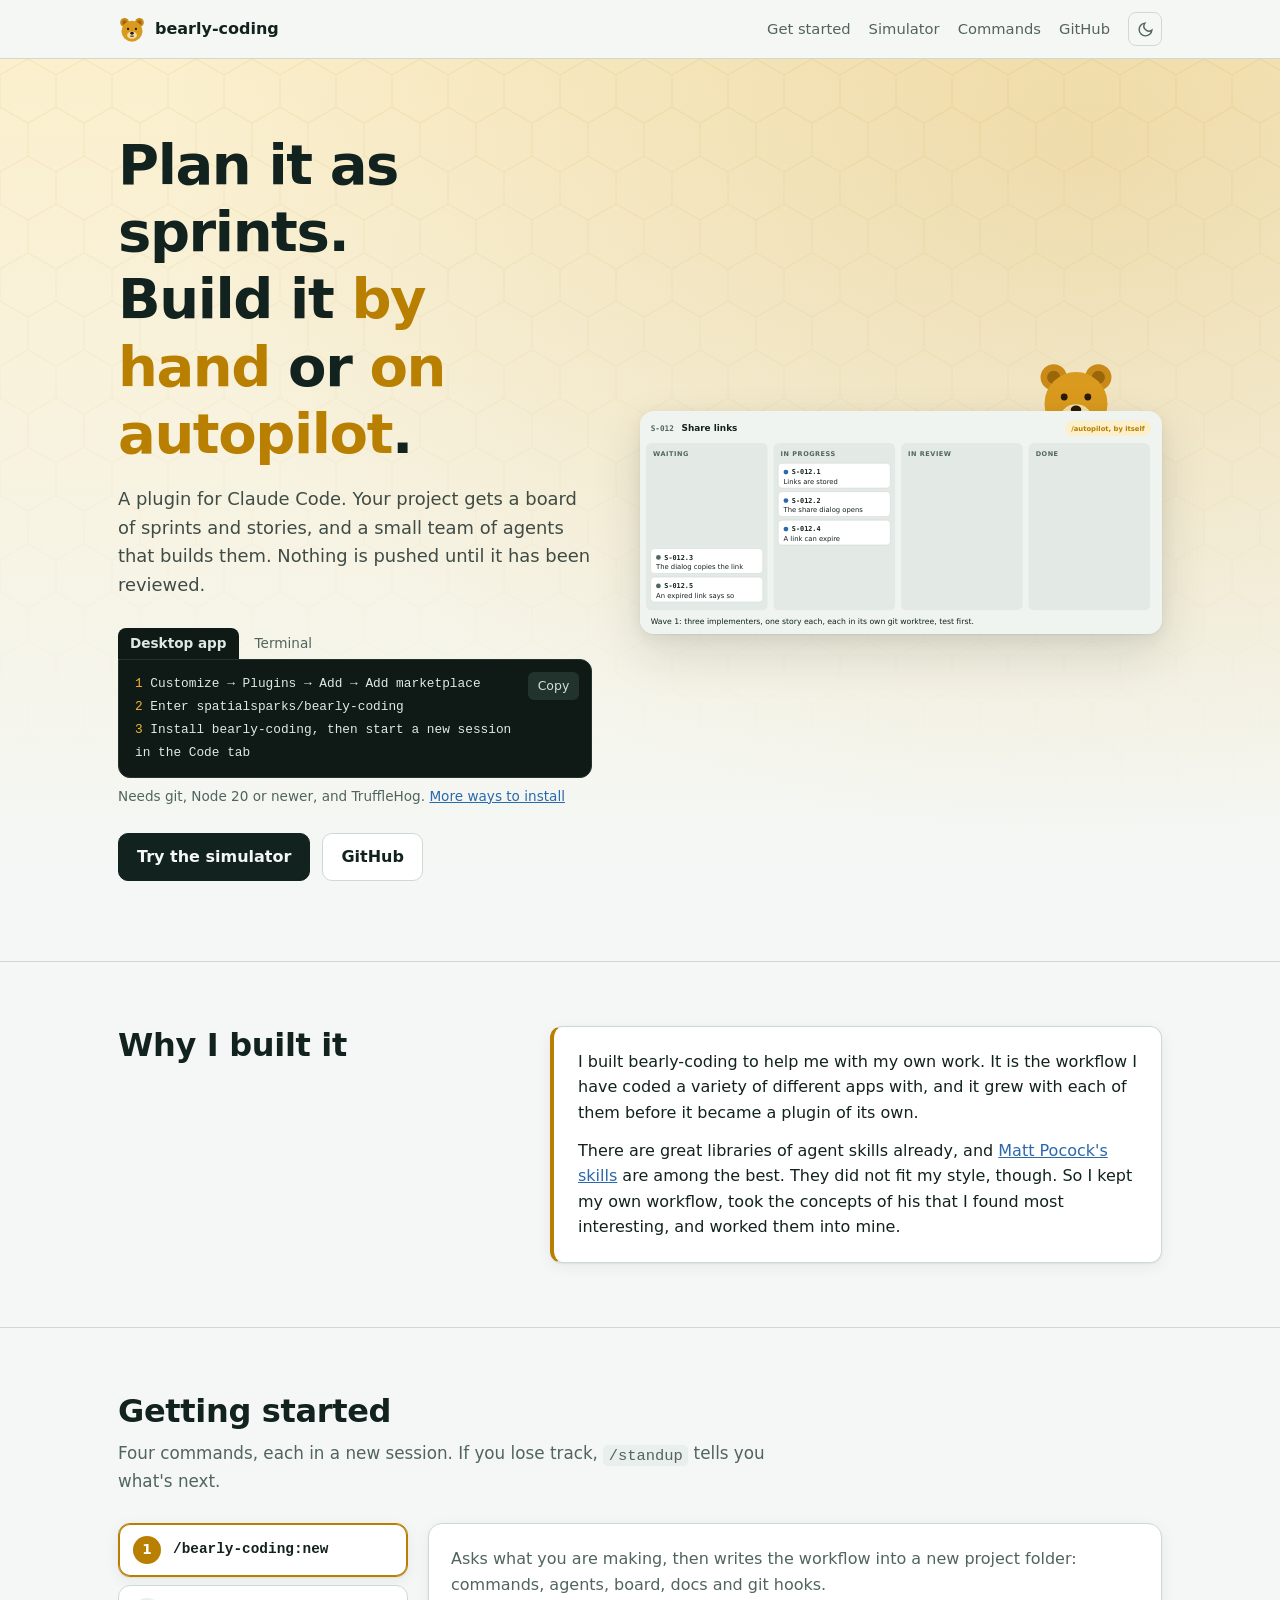
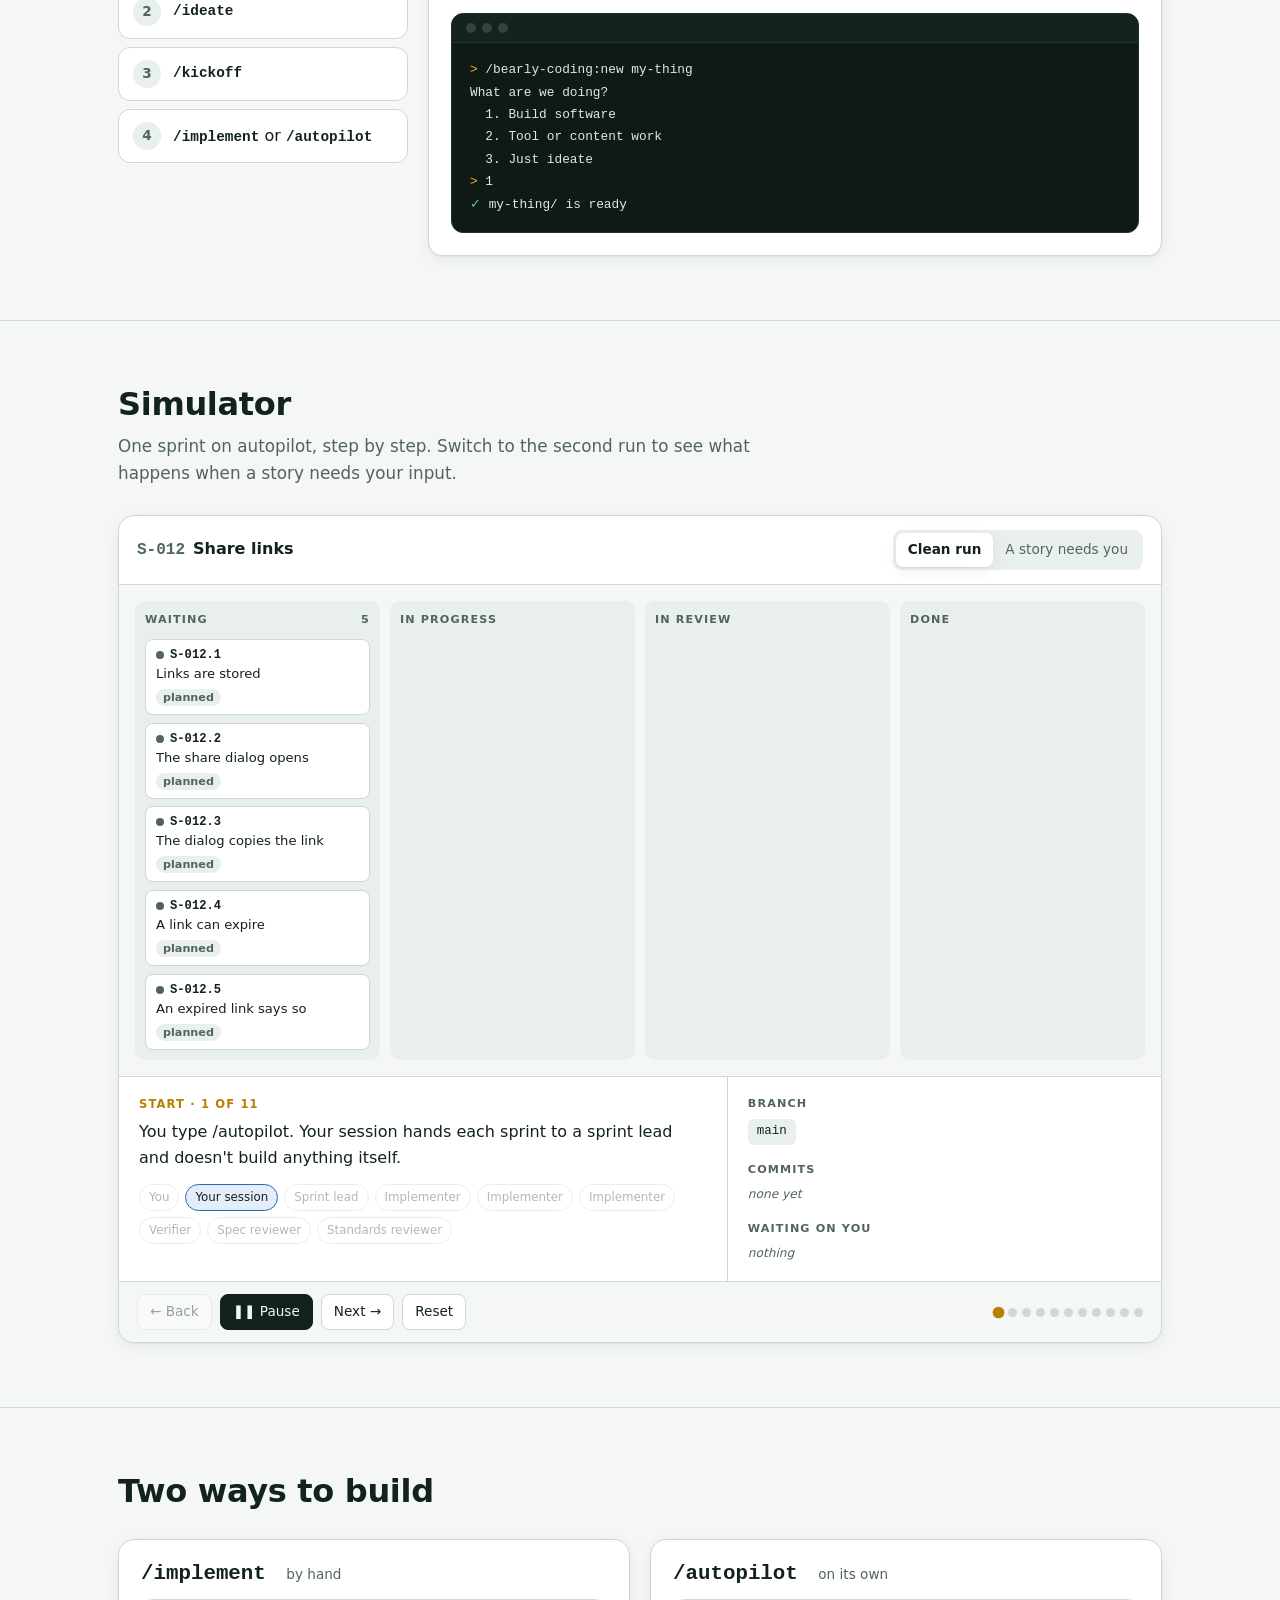
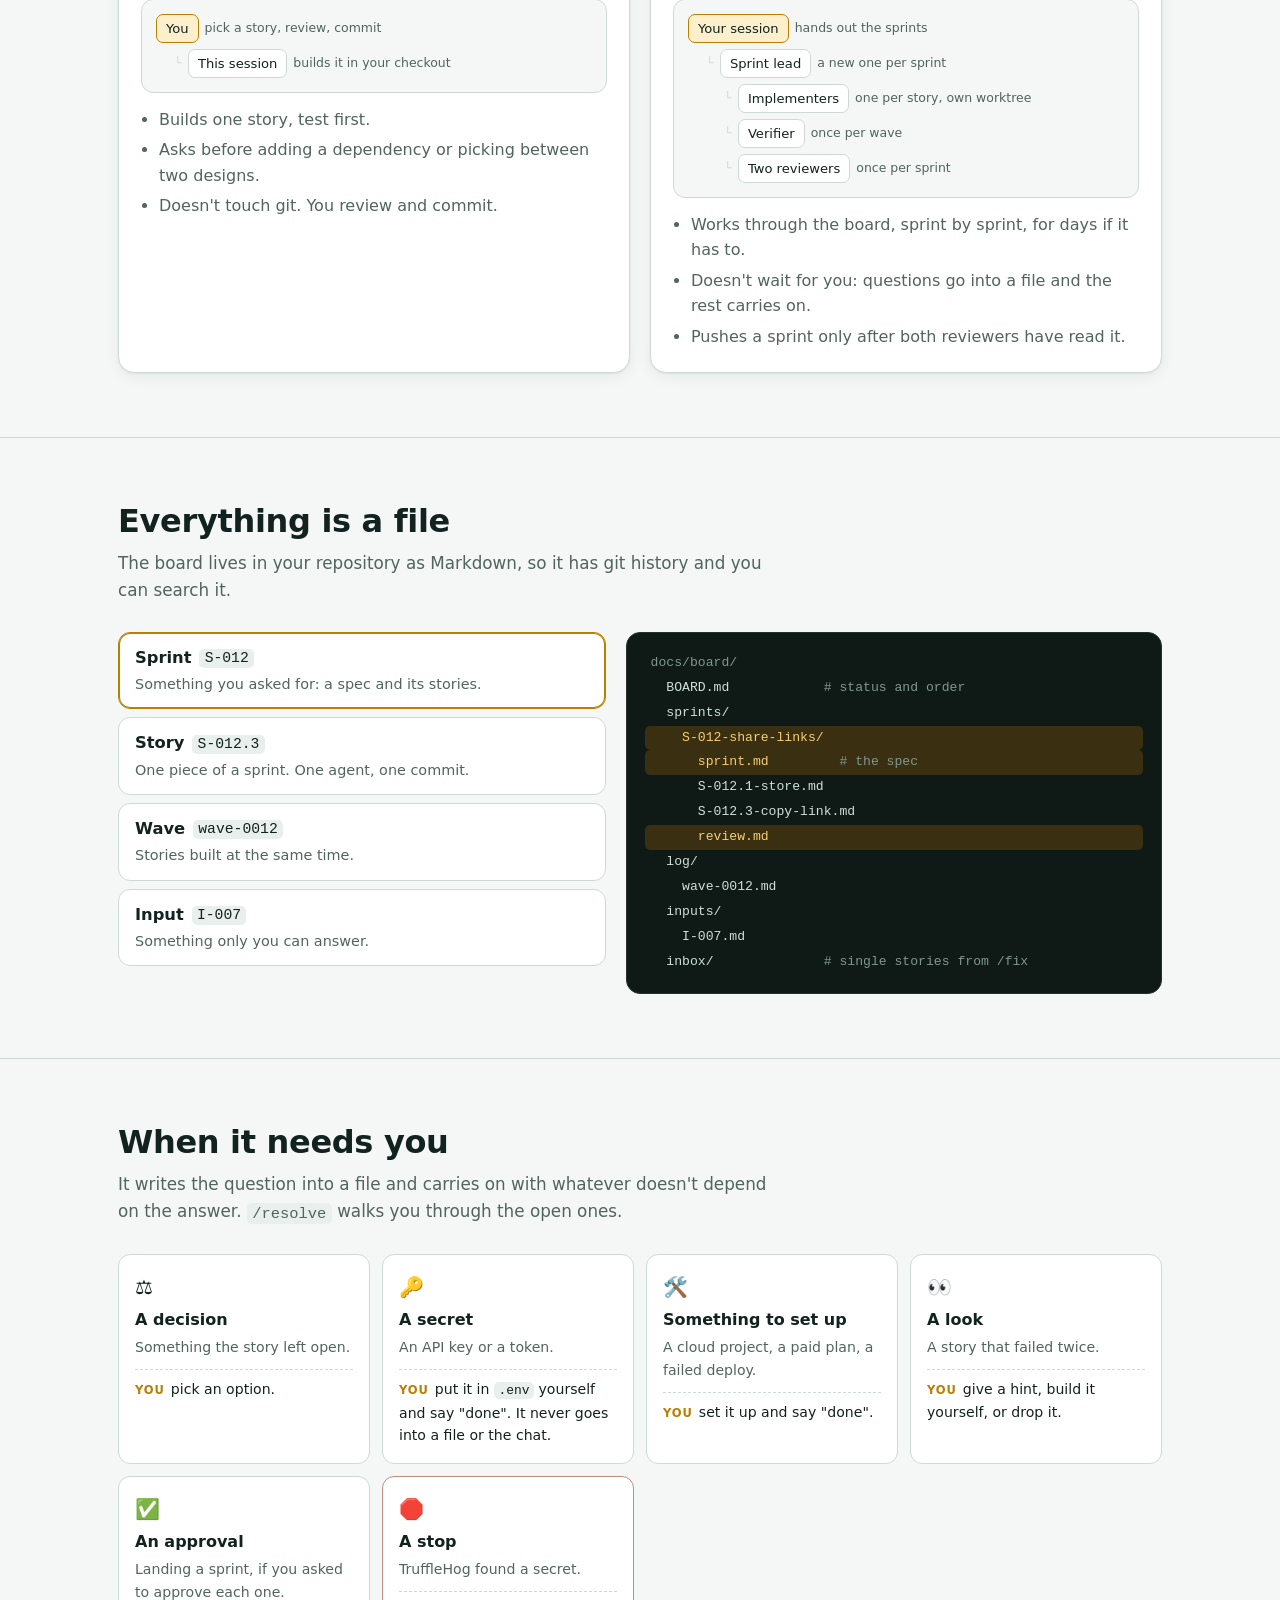
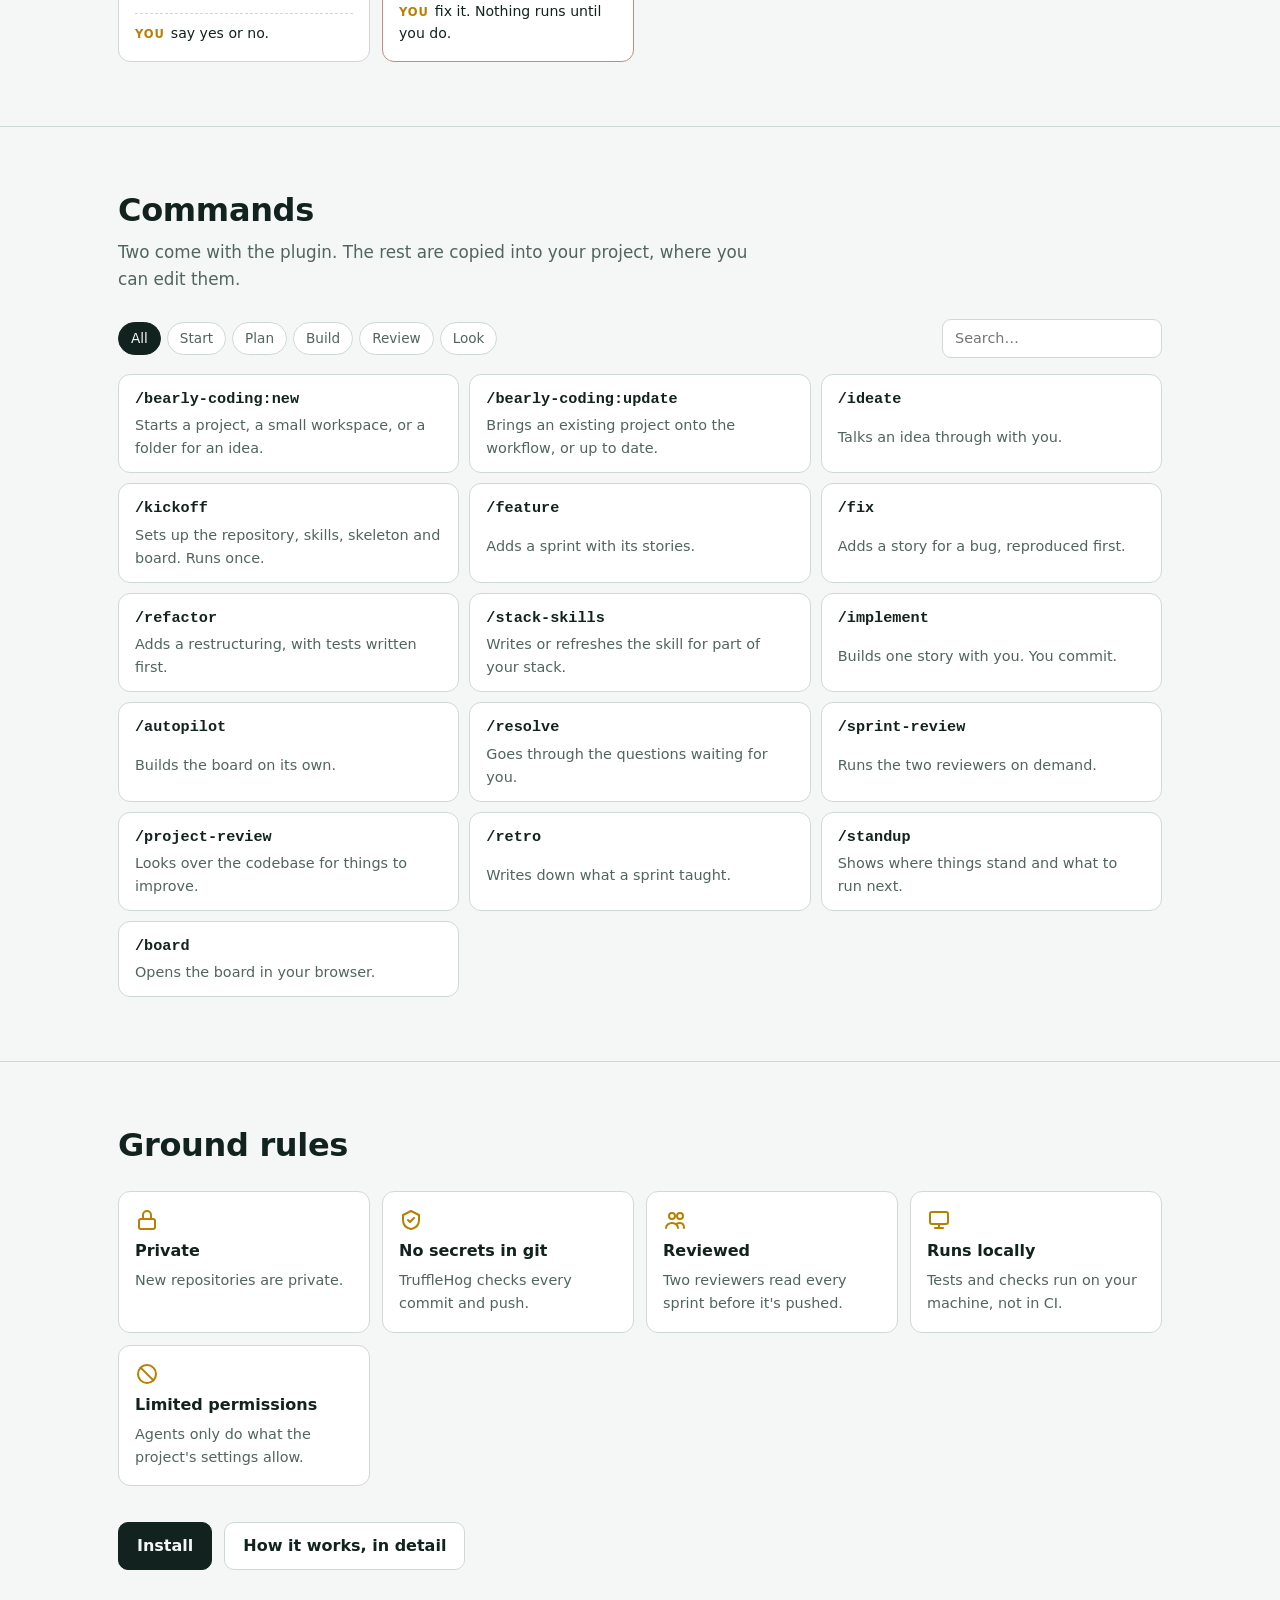
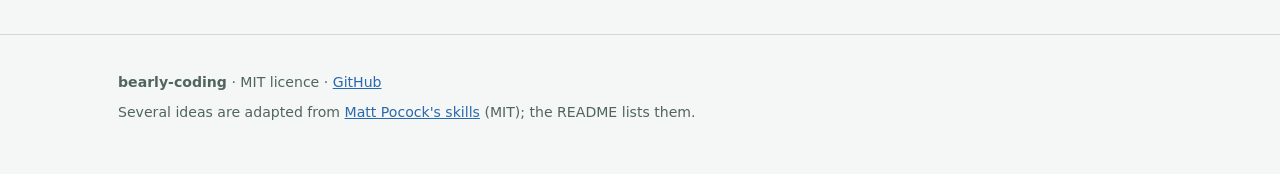
<file: docs/index.html>
<!doctype html>
<html lang="en">
<head>
<meta charset="utf-8">
<meta name="viewport" content="width=device-width, initial-scale=1">
<title>bearly-coding</title>
<meta name="description" content="A plugin for Claude Code: plan software as sprints on a board, and let a small team of agents build it, one story by hand or the whole board on autopilot.">
<meta property="og:title" content="bearly-coding">
<meta property="og:description" content="Plan it as sprints. Build it by hand or on autopilot. A plugin for Claude Code.">
<link rel="icon" href="data:image/svg+xml,%3Csvg xmlns='http://www.w3.org/2000/svg' viewBox='0 0 64 64'%3E%3Ccircle cx='15' cy='17' r='10' fill='%23c98a17'/%3E%3Ccircle cx='49' cy='17' r='10' fill='%23c98a17'/%3E%3Ccircle cx='32' cy='37' r='24' fill='%23d99a1e'/%3E%3Cellipse cx='32' cy='46' rx='11' ry='8.5' fill='%23f6dfa6'/%3E%3Cellipse cx='32' cy='41.5' rx='4' ry='3' fill='%232a1a08'/%3E%3Ccircle cx='23' cy='32' r='2.6' fill='%232a1a08'/%3E%3Ccircle cx='41' cy='32' r='2.6' fill='%232a1a08'/%3E%3C/svg%3E">
<style>
:root {
  --bg: #f4f7f5; --bg2: #e9efec; --card: #ffffff; --ink: #12221e; --muted: #51645d;
  --line: #cfd9d4; --honey: #b87f00; --honey-wash: #fbefcc; --blue: #2a69ad; --blue-wash: #e3eefa;
  --green: #27775a; --green-wash: #dff1e8; --red: #b3402e; --red-wash: #fbe3de;
  --shadow: 0 1px 2px rgba(18,34,30,.06), 0 4px 16px rgba(18,34,30,.06);
  --mono: ui-monospace, "Cascadia Mono", "SF Mono", Consolas, monospace;
  color-scheme: light;
}
@media (prefers-color-scheme: dark) {
  :root:not([data-theme="light"]) {
    --bg: #0b1412; --bg2: #111d1a; --card: #17241f; --ink: #e5eee9; --muted: #9bafa7;
    --line: #2b3c36; --honey: #f0b62e; --honey-wash: #3a2f10; --blue: #76aeea; --blue-wash: #15283b;
    --green: #62c39a; --green-wash: #133026; --red: #ef8a78; --red-wash: #3b1a14;
    --shadow: 0 1px 2px rgba(0,0,0,.3), 0 4px 16px rgba(0,0,0,.25);
    color-scheme: dark;
  }
}
:root[data-theme="dark"] {
  --bg: #0b1412; --bg2: #111d1a; --card: #17241f; --ink: #e5eee9; --muted: #9bafa7;
  --line: #2b3c36; --honey: #f0b62e; --honey-wash: #3a2f10; --blue: #76aeea; --blue-wash: #15283b;
  --green: #62c39a; --green-wash: #133026; --red: #ef8a78; --red-wash: #3b1a14;
  --shadow: 0 1px 2px rgba(0,0,0,.3), 0 4px 16px rgba(0,0,0,.25);
  color-scheme: dark;
}

* { box-sizing: border-box; }
html { scroll-behavior: smooth; scroll-padding-top: 72px; }
body {
  margin: 0; background: var(--bg); color: var(--ink);
  font: 16px/1.6 system-ui, -apple-system, "Segoe UI", Roboto, sans-serif;
  -webkit-font-smoothing: antialiased;
}
a { color: var(--blue); }
code, pre { font-family: var(--mono); }
code { font-size: .92em; background: var(--bg2); padding: .1em .35em; border-radius: 5px; }
h1, h2, h3 { line-height: 1.2; margin: 0; }
h2 { font-size: clamp(1.5rem, 3vw, 2rem); letter-spacing: -.01em; }
p { margin: 0; }
button { font: inherit; color: inherit; cursor: pointer; }
.wrap { max-width: 1100px; margin: 0 auto; padding: 0 16px; }
@media (min-width: 720px) { .wrap { padding: 0 28px; } }
section { padding: 64px 0; }
section + section { border-top: 1px solid var(--line); }
.lede { color: var(--muted); font-size: 1.05rem; max-width: 62ch; margin-top: 10px; }
.sr { position: absolute; width: 1px; height: 1px; overflow: hidden; clip: rect(0 0 0 0); }

/* Header */
header.top {
  position: sticky; top: 0; z-index: 10; backdrop-filter: blur(10px);
  background: color-mix(in srgb, var(--bg) 82%, transparent); border-bottom: 1px solid var(--line);
}
header.top .wrap { display: flex; align-items: center; gap: 18px; height: 58px; }
.brand { display: flex; align-items: center; gap: 9px; font-weight: 750; color: var(--ink); text-decoration: none; }
.brand svg { width: 28px; height: 28px; }
nav.links { display: flex; gap: 18px; margin-left: auto; font-size: .92rem; }
nav.links a { color: var(--muted); text-decoration: none; }
nav.links a:hover { color: var(--ink); }
@media (max-width: 760px) { nav.links .hide-sm { display: none; } }
.icon-btn { background: none; border: 1px solid var(--line); border-radius: 8px; width: 34px; height: 34px; display: grid; place-items: center; color: var(--muted); }
.icon-btn:hover { color: var(--ink); border-color: var(--muted); }
.icon-btn svg { width: 17px; height: 17px; }

/* Hero banner */
.hero {
  position: relative; overflow: hidden; padding: 72px 0 80px;
  background:
    radial-gradient(ellipse at 85% 10%, color-mix(in srgb, var(--honey) 18%, transparent), transparent 60%),
    linear-gradient(180deg, var(--honey-wash), var(--bg) 90%);
}
.hero::before {
  content: ""; position: absolute; inset: 0; opacity: .5; pointer-events: none;
  background-image: url("data:image/svg+xml,%3Csvg xmlns='http://www.w3.org/2000/svg' width='56' height='97' viewBox='0 0 56 97'%3E%3Cpath d='M28 0l28 16v32L28 64 0 48V16zM28 64v33M0 48L-28 64M56 48l28 16' fill='none' stroke='%23b87f00' stroke-opacity='.18' stroke-width='1.2'/%3E%3C/svg%3E");
  -webkit-mask-image: linear-gradient(180deg, #000, transparent 85%); mask-image: linear-gradient(180deg, #000, transparent 85%);
}
.hero .wrap { position: relative; }
.hero-grid { display: grid; gap: 56px; align-items: center; }
.hero-grid > * { min-width: 0; }
@media (min-width: 940px) { .hero-grid { grid-template-columns: 1fr 1.1fr; gap: 48px; } }
.hero h1 { font-size: clamp(2.2rem, 5.2vw, 3.5rem); letter-spacing: -.025em; font-weight: 800; }
.hero h1 em { font-style: normal; color: var(--honey); }
.hero .lede { font-size: 1.12rem; color: var(--ink); opacity: .8; margin-top: 18px; }
.cta { display: flex; flex-wrap: wrap; gap: 12px; margin-top: 26px; }
.btn { display: inline-flex; align-items: center; gap: 8px; padding: 10px 18px; border-radius: 10px; font-weight: 600; text-decoration: none; border: 1px solid var(--line); background: var(--card); color: var(--ink); }
.btn.primary { background: var(--ink); color: var(--bg); border-color: var(--ink); }
.btn:hover { transform: translateY(-1px); }
.itabs { display: flex; gap: 4px; margin-top: 28px; }
.itabs button { border: 0; background: none; padding: 5px 12px; border-radius: 8px 8px 0 0; font-size: .85rem; color: var(--muted); }
.itabs button[aria-selected="true"] { background: #0f1a17; color: #dfe9e4; font-weight: 600; }
.install[hidden] { display: none; }
.itabs + .install { border-top-left-radius: 0; }
.install { margin-top: 0; background: #0f1a17; color: #dfe9e4; border-radius: 12px; border: 1px solid #22332d; display: flex; align-items: flex-start; gap: 10px; padding: 12px 12px 12px 16px; max-width: 520px; }
.install pre { margin: 0; flex: 1; min-width: 0; font-size: .8rem; line-height: 1.8; white-space: pre-wrap; }
.install .p { color: #f0b62e; }
.install .nw { white-space: nowrap; }
.install button { background: #22332d; border: 0; color: #cfe0d8; font-size: .78rem; padding: 4px 10px; border-radius: 6px; flex: none; }
.install-note { color: var(--muted); font-size: .85rem; margin-top: 8px; }
.peek { position: relative; padding-top: 34px; }
.peek .bear { position: absolute; width: 84px; top: -22px; right: 44px; z-index: 0; transform-origin: 50% 100%; animation: peek 7s ease-in-out infinite; }
.peek img { position: relative; z-index: 1; display: block; width: 100%; height: auto; border-radius: 14px; box-shadow: var(--shadow), 0 20px 50px rgba(18,34,30,.12); }
@keyframes peek { 0%, 100% { transform: translateY(14px); } 12%, 70% { transform: translateY(0); } 40% { transform: translateY(0) rotate(-6deg); } }

/* Why */
.why { display: grid; gap: 24px; }
@media (min-width: 860px) { .why { grid-template-columns: 1fr 1.5fr; align-items: start; } }
.why blockquote { margin: 0; padding: 22px 24px; background: var(--card); border: 1px solid var(--line); border-left: 4px solid var(--honey); border-radius: 12px; box-shadow: var(--shadow); }
.why blockquote p + p { margin-top: 12px; }

/* Steps */
.steps { display: grid; gap: 20px; margin-top: 28px; }
@media (min-width: 900px) { .steps { grid-template-columns: 290px 1fr; } }
.step-tabs { display: grid; gap: 8px; align-content: start; }
.step-tab { text-align: left; background: var(--card); border: 1px solid var(--line); border-radius: 12px; padding: 12px 14px; display: grid; grid-template-columns: 30px 1fr; gap: 0 10px; align-items: center; }
.step-tab .n { width: 28px; height: 28px; border-radius: 50%; background: var(--bg2); color: var(--muted); display: grid; place-items: center; font-weight: 700; font-size: .85rem; }
.step-tab code { background: none; padding: 0; font-weight: 600; font-size: .9rem; }
.step-tab[aria-selected="true"] { border-color: var(--honey); box-shadow: 0 0 0 1px var(--honey) inset, var(--shadow); }
.step-tab[aria-selected="true"] .n { background: var(--honey); color: #fff; }
.step-panel { background: var(--card); border: 1px solid var(--line); border-radius: 14px; padding: 22px; box-shadow: var(--shadow); display: grid; gap: 16px; align-content: start; }
.step-panel p { color: var(--muted); }
.term { background: #0f1a17; color: #dfe9e4; border-radius: 12px; overflow: hidden; border: 1px solid #22332d; }
.term-bar { display: flex; align-items: center; gap: 6px; padding: 9px 14px; background: #15231f; border-bottom: 1px solid #22332d; }
.term-bar i { width: 10px; height: 10px; border-radius: 50%; background: #2f453e; display: block; }
.term pre { margin: 0; padding: 16px 18px; font-size: .8rem; line-height: 1.75; white-space: pre-wrap; word-break: break-word; }
.term .c { color: #7f978e; } .term .p { color: #f0b62e; } .term .ok { color: #62c39a; } .term .hl { color: #9ccaf5; }

/* Simulator */
.sim { margin-top: 28px; background: var(--card); border: 1px solid var(--line); border-radius: 16px; box-shadow: var(--shadow); overflow: hidden; }
.sim-head { display: flex; flex-wrap: wrap; gap: 12px; align-items: center; padding: 14px 18px; border-bottom: 1px solid var(--line); }
.sim-head .title { font-weight: 700; }
.sim-head .title span { font-family: var(--mono); color: var(--muted); font-weight: 600; margin-right: 8px; }
.seg { display: inline-flex; background: var(--bg2); border-radius: 9px; padding: 3px; margin-left: auto; }
.seg button { border: 0; background: none; padding: 6px 12px; border-radius: 7px; font-size: .85rem; color: var(--muted); }
.seg button[aria-pressed="true"] { background: var(--card); color: var(--ink); box-shadow: var(--shadow); font-weight: 600; }
.board { display: grid; grid-template-columns: repeat(4, 1fr); gap: 10px; padding: 16px; background: var(--bg); }
@media (max-width: 760px) { .board { grid-template-columns: repeat(2, 1fr); } }
.lane { background: var(--bg2); border-radius: 10px; padding: 10px; min-height: 250px; display: flex; flex-direction: column; gap: 8px; }
@media (max-width: 760px) { .lane { min-height: 150px; } }
.lane h4 { margin: 0 0 2px; font-size: .7rem; letter-spacing: .1em; color: var(--muted); display: flex; justify-content: space-between; }
.card { background: var(--card); border: 1px solid var(--line); border-radius: 8px; padding: 8px 10px; font-size: .82rem; line-height: 1.35; will-change: transform; }
.card .id { font: 600 .76rem var(--mono); display: flex; align-items: center; gap: 6px; }
.card .id::before { content: ""; width: 8px; height: 8px; border-radius: 50%; background: var(--dot, var(--muted)); }
.card .t { margin-top: 3px; }
.card .b { display: inline-block; margin-top: 6px; font-size: .7rem; font-weight: 600; padding: 1px 7px; border-radius: 99px; background: var(--bg2); color: var(--muted); }
.card.prog { --dot: var(--blue); } .card.prog .b { background: var(--blue-wash); color: var(--blue); }
.card.rev { --dot: var(--honey); } .card.rev .b { background: var(--honey-wash); color: var(--honey); }
.card.done { --dot: var(--green); } .card.done .b { background: var(--green-wash); color: var(--green); }
.card.ready .b { background: var(--green-wash); color: var(--green); }
.card.blocked { border-color: var(--red); --dot: var(--red); } .card.blocked .b { background: var(--red-wash); color: var(--red); }
.card.fix { border-style: dashed; }
.sim-body { display: grid; }
@media (min-width: 920px) { .sim-body { grid-template-columns: 1.4fr 1fr; } }
.narr { padding: 18px 20px; border-top: 1px solid var(--line); min-height: 140px; }
.narr .k { font-size: .72rem; font-weight: 700; letter-spacing: .1em; color: var(--honey); text-transform: uppercase; }
.narr p { margin-top: 6px; font-size: 1rem; }
.agents { display: flex; flex-wrap: wrap; gap: 6px; margin-top: 14px; }
.agent { font-size: .74rem; padding: 3px 9px; border-radius: 99px; border: 1px solid var(--line); color: var(--muted); opacity: .45; transition: all .3s; }
.agent.on { opacity: 1; color: var(--ink); border-color: var(--blue); background: var(--blue-wash); }
.agent.you.on { border-color: var(--honey); background: var(--honey-wash); }
.side { border-top: 1px solid var(--line); padding: 18px 20px; display: grid; gap: 16px; align-content: start; font-size: .84rem; }
@media (min-width: 920px) { .side { border-left: 1px solid var(--line); } }
.side h4 { margin: 0 0 6px; font-size: .7rem; letter-spacing: .1em; color: var(--muted); text-transform: uppercase; }
.side ul { list-style: none; margin: 0; padding: 0; display: grid; gap: 3px; }
.side li { font-family: var(--mono); font-size: .76rem; white-space: nowrap; overflow: hidden; text-overflow: ellipsis; }
.side li.empty { font-family: inherit; color: var(--muted); font-style: italic; }
.side li .s { color: var(--muted); }
.branch { display: inline-flex; align-items: center; gap: 6px; font-family: var(--mono); font-size: .78rem; padding: 3px 9px; border-radius: 6px; background: var(--bg2); }
.branch.landed { background: var(--green-wash); color: var(--green); }
.branch.held { background: var(--red-wash); color: var(--red); }
.controls { display: flex; flex-wrap: wrap; align-items: center; gap: 8px; padding: 12px 18px; border-top: 1px solid var(--line); background: var(--bg); }
.controls button.c { border: 1px solid var(--line); background: var(--card); border-radius: 8px; padding: 6px 12px; font-size: .85rem; }
.controls button.c.main { background: var(--ink); color: var(--bg); border-color: var(--ink); min-width: 84px; }
.controls button.c:disabled { opacity: .4; cursor: default; }
.dots { display: flex; gap: 5px; margin-left: auto; }
.dots button { width: 9px; height: 9px; border-radius: 50%; border: 0; padding: 0; background: var(--line); }
.dots button[aria-current="step"] { background: var(--honey); transform: scale(1.3); }

/* Two ways */
.ways { display: grid; gap: 20px; margin-top: 28px; }
@media (min-width: 860px) { .ways { grid-template-columns: 1fr 1fr; } }
.way { background: var(--card); border: 1px solid var(--line); border-radius: 16px; padding: 22px; box-shadow: var(--shadow); display: grid; gap: 14px; align-content: start; }
.way h3 { font: 700 1.3rem var(--mono); }
.way h3 small { font: 500 .85rem system-ui, sans-serif; color: var(--muted); margin-left: 8px; }
.way ul { margin: 0; padding-left: 18px; color: var(--muted); display: grid; gap: 5px; }
.tree { display: grid; gap: 6px; font-size: .82rem; padding: 14px; border-radius: 12px; background: var(--bg); border: 1px solid var(--line); }
.tree .row { display: flex; gap: 6px; flex-wrap: wrap; align-items: center; }
.tree .row.i1 { padding-left: 18px; } .tree .row.i2 { padding-left: 36px; }
.tree .row::before { content: "└"; color: var(--line); font-family: var(--mono); }
.tree .row.i0::before { content: none; }
.node { padding: 3px 9px; border-radius: 7px; background: var(--card); border: 1px solid var(--line); animation: pulse 6s ease-in-out infinite; animation-delay: var(--d, 0s); }
.node.you { border-color: var(--honey); background: var(--honey-wash); }
.tree .s { color: var(--muted); font-size: .78rem; }
@keyframes pulse { 0%, 70%, 100% { box-shadow: none; } 80% { box-shadow: 0 0 0 3px color-mix(in srgb, var(--blue) 35%, transparent); } }

/* Files */
.words { display: grid; gap: 20px; margin-top: 28px; }
@media (min-width: 900px) { .words { grid-template-columns: 1fr 1.1fr; } }
.word-list { display: grid; gap: 8px; align-content: start; }
.word { text-align: left; background: var(--card); border: 1px solid var(--line); border-radius: 12px; padding: 12px 16px; }
.word b { font-size: 1.02rem; } .word code { margin-left: 8px; }
.word p { color: var(--muted); font-size: .9rem; margin-top: 2px; }
.word.on { border-color: var(--honey); box-shadow: 0 0 0 1px var(--honey) inset; }
.files { background: #0f1a17; color: #cfe0d8; border-radius: 14px; padding: 18px; font: .82rem/1.9 var(--mono); overflow-x: auto; border: 1px solid #22332d; }
.files div { white-space: pre; border-radius: 5px; padding: 0 6px; transition: background .25s, color .25s; }
.files .dim { color: #7f978e; }
.files div.lit { background: #3a2f10; color: #f6cf73; }

/* Inputs */
.inputs { display: grid; gap: 12px; margin-top: 28px; grid-template-columns: repeat(auto-fill, minmax(min(100%, 230px), 1fr)); }
.input { background: var(--card); border: 1px solid var(--line); border-radius: 12px; padding: 16px; display: grid; gap: 4px; align-content: start; }
.input .ic { font-size: 1.25rem; }
.input .eg { color: var(--muted); font-size: .88rem; }
.input .ans { font-size: .88rem; border-top: 1px dashed var(--line); padding-top: 8px; margin-top: 6px; }
.input .ans b { font-size: .72rem; letter-spacing: .08em; text-transform: uppercase; color: var(--honey); margin-right: 6px; }
.input.stop { border-color: color-mix(in srgb, var(--red) 50%, var(--line)); }

/* Commands */
.cmd-tools { display: flex; flex-wrap: wrap; gap: 10px; margin-top: 26px; align-items: center; }
.chips { display: flex; flex-wrap: wrap; gap: 6px; }
.chips button { border: 1px solid var(--line); background: var(--card); padding: 5px 12px; border-radius: 99px; font-size: .85rem; color: var(--muted); }
.chips button[aria-pressed="true"] { background: var(--ink); color: var(--bg); border-color: var(--ink); }
.cmd-tools input { margin-left: auto; padding: 7px 12px; border-radius: 9px; border: 1px solid var(--line); background: var(--card); color: var(--ink); font: inherit; font-size: .9rem; min-width: 0; width: 220px; max-width: 100%; }
.cmds { display: grid; gap: 10px; margin-top: 16px; grid-template-columns: repeat(auto-fill, minmax(min(100%, 300px), 1fr)); }
.cmd { background: var(--card); border: 1px solid var(--line); border-radius: 12px; padding: 12px 16px; display: grid; gap: 3px; }
.cmd code { background: none; padding: 0; font-weight: 700; font-size: .95rem; }
.cmd span { color: var(--muted); font-size: .9rem; }
.cmd[hidden] { display: none; }

/* Rules */
.rules { display: grid; gap: 12px; margin-top: 26px; grid-template-columns: repeat(auto-fill, minmax(min(100%, 200px), 1fr)); }
.rule { background: var(--card); border: 1px solid var(--line); border-radius: 12px; padding: 16px; display: grid; gap: 6px; align-content: start; }
.rule svg { width: 24px; height: 24px; color: var(--honey); }
.rule p { color: var(--muted); font-size: .9rem; }

footer { border-top: 1px solid var(--line); padding: 36px 0 52px; color: var(--muted); font-size: .88rem; }
footer .wrap { display: grid; gap: 8px; }

@media (prefers-reduced-motion: reduce) {
  html { scroll-behavior: auto; }
  *, *::before, *::after { animation: none !important; transition: none !important; }
}
</style>
<script>
  try { const t = localStorage.getItem('theme'); if (t) document.documentElement.dataset.theme = t; } catch (e) {}
</script>
</head>
<body>

<svg width="0" height="0" style="position:absolute" aria-hidden="true">
  <symbol id="bear" viewBox="0 0 64 64">
    <circle cx="15" cy="17" r="10" fill="#c98a17"/><circle cx="49" cy="17" r="10" fill="#c98a17"/>
    <circle cx="15" cy="17" r="5" fill="#9a650b"/><circle cx="49" cy="17" r="5" fill="#9a650b"/>
    <circle cx="32" cy="37" r="24" fill="#d99a1e"/>
    <ellipse cx="32" cy="46" rx="11" ry="8.5" fill="#f6dfa6"/>
    <ellipse cx="32" cy="41.5" rx="4" ry="3" fill="#2a1a08"/>
    <path d="M32 44.5v3M28 48.5q4 3 8 0" fill="none" stroke="#2a1a08" stroke-width="1.6" stroke-linecap="round"/>
    <circle cx="23" cy="32" r="2.6" fill="#2a1a08"/><circle cx="41" cy="32" r="2.6" fill="#2a1a08"/>
  </symbol>
</svg>

<header class="top">
  <div class="wrap">
    <a class="brand" href="#top"><svg aria-hidden="true"><use href="#bear"/></svg>bearly-coding</a>
    <nav class="links" aria-label="Sections">
      <a class="hide-sm" href="#start">Get started</a>
      <a href="#watch">Simulator</a>
      <a class="hide-sm" href="#commands">Commands</a>
      <a href="https://github.com/spatialsparks/bearly-coding">GitHub</a>
    </nav>
    <button class="icon-btn" id="theme" type="button" aria-label="Switch between light and dark">
      <svg viewBox="0 0 24 24" fill="none" stroke="currentColor" stroke-width="2" stroke-linecap="round"><path d="M21 12.8A9 9 0 1 1 11.2 3a7 7 0 0 0 9.8 9.8z"/></svg>
    </button>
  </div>
</header>

<main id="top">

<section class="hero">
  <div class="wrap hero-grid">
    <div>
      <h1>Plan it as sprints.<br>Build it <em>by hand</em> or <em>on autopilot</em>.</h1>
      <p class="lede">A plugin for Claude Code. Your project gets a board of sprints and stories, and a small team of agents that builds them. Nothing is pushed until it has been reviewed.</p>
      <div class="itabs" role="tablist" aria-label="Where you install it">
        <button type="button" role="tab" aria-selected="true" data-i="desktop">Desktop app</button>
        <button type="button" role="tab" aria-selected="false" data-i="terminal">Terminal</button>
      </div>
      <div class="install" data-i="desktop">
<pre><span class="p">1</span> Customize → Plugins → Add → Add marketplace
<span class="p">2</span> Enter <span class="nw">spatialsparks/bearly-coding</span>
<span class="p">3</span> Install bearly-coding, then start a new session in the Code tab</pre>
        <button type="button" class="copy" data-copy="spatialsparks/bearly-coding">Copy</button>
      </div>
      <div class="install" data-i="terminal" hidden>
<pre><span class="p">$</span> claude plugin install <span class="nw">bearly-coding</span> <span class="nw">--marketplace spatialsparks/bearly-coding</span></pre>
        <button type="button" class="copy" data-copy="claude plugin install bearly-coding --marketplace spatialsparks/bearly-coding">Copy</button>
      </div>
      <p class="install-note">Needs git, Node 20 or newer, and TruffleHog. <a href="https://github.com/spatialsparks/bearly-coding#install">More ways to install</a></p>
      <div class="cta">
        <a class="btn primary" href="#watch">Try the simulator</a>
        <a class="btn" href="https://github.com/spatialsparks/bearly-coding">GitHub</a>
      </div>
    </div>
    <div class="peek">
      <svg class="bear" aria-hidden="true" viewBox="0 0 64 64"><use href="#bear"/></svg>
      <img src="board.svg" alt="One sprint on autopilot: five stories move across the board in two waves, then the sprint is reviewed and merged." width="880" height="376">
    </div>
  </div>
</section>

<section id="why">
  <div class="wrap why">
    <h2>Why I built it</h2>
    <blockquote>
      <p>I built bearly-coding to help me with my own work. It is the workflow I have coded a variety of different apps with, and it grew with each of them before it became a plugin of its own.</p>
      <p>There are great libraries of agent skills already, and <a href="https://github.com/mattpocock/skills">Matt Pocock's skills</a> are among the best. They did not fit my style, though. So I kept my own workflow, took the concepts of his that I found most interesting, and worked them into mine.</p>
    </blockquote>
  </div>
</section>

<section id="start">
  <div class="wrap">
    <h2>Getting started</h2>
    <p class="lede">Four commands, each in a new session. If you lose track, <code>/standup</code> tells you what's next.</p>
    <div class="steps">
      <div class="step-tabs" role="tablist" aria-label="Steps">
        <button class="step-tab" role="tab" aria-selected="true" aria-controls="step-panel" data-step="0"><span class="n">1</span><code>/bearly-coding:new</code></button>
        <button class="step-tab" role="tab" aria-selected="false" aria-controls="step-panel" data-step="1"><span class="n">2</span><code>/ideate</code></button>
        <button class="step-tab" role="tab" aria-selected="false" aria-controls="step-panel" data-step="2"><span class="n">3</span><code>/kickoff</code></button>
        <button class="step-tab" role="tab" aria-selected="false" aria-controls="step-panel" data-step="3"><span class="n">4</span><span><code>/implement</code> or <code>/autopilot</code></span></button>
      </div>
      <div class="step-panel" id="step-panel" role="tabpanel" aria-live="polite"></div>
    </div>
  </div>
</section>

<section id="watch">
  <div class="wrap">
    <h2>Simulator</h2>
    <p class="lede">One sprint on autopilot, step by step. Switch to the second run to see what happens when a story needs your input.</p>
    <div class="sim" id="sim">
      <div class="sim-head">
        <div class="title"><span>S-012</span>Share links</div>
        <div class="seg" role="group" aria-label="Scenario">
          <button type="button" data-scn="clean" aria-pressed="true">Clean run</button>
          <button type="button" data-scn="needs" aria-pressed="false">A story needs you</button>
        </div>
      </div>
      <div class="board">
        <div class="lane" data-col="w"><h4><span>WAITING</span><span class="count"></span></h4></div>
        <div class="lane" data-col="p"><h4><span>IN PROGRESS</span><span class="count"></span></h4></div>
        <div class="lane" data-col="r"><h4><span>IN REVIEW</span><span class="count"></span></h4></div>
        <div class="lane" data-col="d"><h4><span>DONE</span><span class="count"></span></h4></div>
      </div>
      <div class="sim-body">
        <div class="narr">
          <div class="k" id="n-k"></div>
          <p id="n-p" aria-live="polite"></p>
          <div class="agents" id="agents"></div>
        </div>
        <div class="side">
          <div><h4>Branch</h4><span class="branch" id="branch"></span></div>
          <div><h4>Commits</h4><ul id="commits"></ul></div>
          <div><h4>Waiting on you</h4><ul id="inputs"></ul></div>
        </div>
      </div>
      <div class="controls">
        <button type="button" class="c" id="back" aria-label="Previous step">← Back</button>
        <button type="button" class="c main" id="play">▶ Play</button>
        <button type="button" class="c" id="next" aria-label="Next step">Next →</button>
        <button type="button" class="c" id="reset">Reset</button>
        <div class="dots" id="dots" aria-label="Steps"></div>
      </div>
    </div>
  </div>
</section>

<section id="ways">
  <div class="wrap">
    <h2>Two ways to build</h2>
    <div class="ways">
      <div class="way">
        <h3>/implement <small>by hand</small></h3>
        <div class="tree" aria-label="Who works in /implement">
          <div class="row i0"><span class="node you">You</span><span class="s">pick a story, review, commit</span></div>
          <div class="row i1"><span class="node" style="--d:1s">This session</span><span class="s">builds it in your checkout</span></div>
        </div>
        <ul>
          <li>Builds one story, test first.</li>
          <li>Asks before adding a dependency or picking between two designs.</li>
          <li>Doesn't touch git. You review and commit.</li>
        </ul>
      </div>
      <div class="way">
        <h3>/autopilot <small>on its own</small></h3>
        <div class="tree" aria-label="Who works in /autopilot">
          <div class="row i0"><span class="node you">Your session</span><span class="s">hands out the sprints</span></div>
          <div class="row i1"><span class="node" style="--d:.8s">Sprint lead</span><span class="s">a new one per sprint</span></div>
          <div class="row i2"><span class="node" style="--d:1.6s">Implementers</span><span class="s">one per story, own worktree</span></div>
          <div class="row i2"><span class="node" style="--d:2.4s">Verifier</span><span class="s">once per wave</span></div>
          <div class="row i2"><span class="node" style="--d:3.2s">Two reviewers</span><span class="s">once per sprint</span></div>
        </div>
        <ul>
          <li>Works through the board, sprint by sprint, for days if it has to.</li>
          <li>Doesn't wait for you: questions go into a file and the rest carries on.</li>
          <li>Pushes a sprint only after both reviewers have read it.</li>
        </ul>
      </div>
    </div>
  </div>
</section>

<section id="files">
  <div class="wrap">
    <h2>Everything is a file</h2>
    <p class="lede">The board lives in your repository as Markdown, so it has git history and you can search it.</p>
    <div class="words">
      <div class="word-list">
        <button class="word" type="button" data-w="sprint"><b>Sprint</b><code>S-012</code><p>Something you asked for: a spec and its stories.</p></button>
        <button class="word" type="button" data-w="story"><b>Story</b><code>S-012.3</code><p>One piece of a sprint. One agent, one commit.</p></button>
        <button class="word" type="button" data-w="wave"><b>Wave</b><code>wave-0012</code><p>Stories built at the same time.</p></button>
        <button class="word" type="button" data-w="input"><b>Input</b><code>I-007</code><p>Something only you can answer.</p></button>
      </div>
      <div class="files" aria-label="The board on disk">
        <div class="dim">docs/board/</div>
        <div>  BOARD.md            <span class="dim"># status and order</span></div>
        <div>  sprints/</div>
        <div data-f="sprint">    S-012-share-links/</div>
        <div data-f="sprint">      sprint.md         <span class="dim"># the spec</span></div>
        <div data-f="story">      S-012.1-store.md</div>
        <div data-f="story">      S-012.3-copy-link.md</div>
        <div data-f="sprint">      review.md</div>
        <div>  log/</div>
        <div data-f="wave">    wave-0012.md</div>
        <div>  inputs/</div>
        <div data-f="input">    I-007.md</div>
        <div>  inbox/              <span class="dim"># single stories from /fix</span></div>
      </div>
    </div>
  </div>
</section>

<section id="needs">
  <div class="wrap">
    <h2>When it needs you</h2>
    <p class="lede">It writes the question into a file and carries on with whatever doesn't depend on the answer. <code>/resolve</code> walks you through the open ones.</p>
    <div class="inputs">
      <div class="input"><span class="ic">⚖️</span><b>A decision</b><span class="eg">Something the story left open.</span><span class="ans"><b>You</b>pick an option.</span></div>
      <div class="input"><span class="ic">🔑</span><b>A secret</b><span class="eg">An API key or a token.</span><span class="ans"><b>You</b>put it in <code>.env</code> yourself and say "done". It never goes into a file or the chat.</span></div>
      <div class="input"><span class="ic">🛠️</span><b>Something to set up</b><span class="eg">A cloud project, a paid plan, a failed deploy.</span><span class="ans"><b>You</b>set it up and say "done".</span></div>
      <div class="input"><span class="ic">👀</span><b>A look</b><span class="eg">A story that failed twice.</span><span class="ans"><b>You</b>give a hint, build it yourself, or drop it.</span></div>
      <div class="input"><span class="ic">✅</span><b>An approval</b><span class="eg">Landing a sprint, if you asked to approve each one.</span><span class="ans"><b>You</b>say yes or no.</span></div>
      <div class="input stop"><span class="ic">🛑</span><b>A stop</b><span class="eg">TruffleHog found a secret.</span><span class="ans"><b>You</b>fix it. Nothing runs until you do.</span></div>
    </div>
  </div>
</section>

<section id="commands">
  <div class="wrap">
    <h2>Commands</h2>
    <p class="lede">Two come with the plugin. The rest are copied into your project, where you can edit them.</p>
    <div class="cmd-tools">
      <div class="chips" id="chips" role="group" aria-label="Filter commands"></div>
      <label class="sr" for="q">Search commands</label>
      <input id="q" type="search" placeholder="Search…">
    </div>
    <div class="cmds" id="cmds"></div>
  </div>
</section>

<section id="rules">
  <div class="wrap">
    <h2>Ground rules</h2>
    <div class="rules">
      <div class="rule"><svg viewBox="0 0 24 24" fill="none" stroke="currentColor" stroke-width="2" stroke-linecap="round" stroke-linejoin="round"><rect x="4" y="11" width="16" height="10" rx="2"/><path d="M8 11V7a4 4 0 0 1 8 0v4"/></svg><b>Private</b><p>New repositories are private.</p></div>
      <div class="rule"><svg viewBox="0 0 24 24" fill="none" stroke="currentColor" stroke-width="2" stroke-linecap="round" stroke-linejoin="round"><path d="M12 3l8 4v5c0 5-3.5 8-8 9-4.5-1-8-4-8-9V7z"/><path d="M9 12l2 2 4-4"/></svg><b>No secrets in git</b><p>TruffleHog checks every commit and push.</p></div>
      <div class="rule"><svg viewBox="0 0 24 24" fill="none" stroke="currentColor" stroke-width="2" stroke-linecap="round" stroke-linejoin="round"><circle cx="9" cy="8" r="3"/><circle cx="17" cy="8" r="3"/><path d="M3 20c0-3 3-5 6-5s6 2 6 5M14 15.5c.9-.3 2-.5 3-.5 3 0 4 2 4 5"/></svg><b>Reviewed</b><p>Two reviewers read every sprint before it's pushed.</p></div>
      <div class="rule"><svg viewBox="0 0 24 24" fill="none" stroke="currentColor" stroke-width="2" stroke-linecap="round" stroke-linejoin="round"><rect x="3" y="4" width="18" height="12" rx="2"/><path d="M8 20h8M12 16v4"/></svg><b>Runs locally</b><p>Tests and checks run on your machine, not in CI.</p></div>
      <div class="rule"><svg viewBox="0 0 24 24" fill="none" stroke="currentColor" stroke-width="2" stroke-linecap="round" stroke-linejoin="round"><circle cx="12" cy="12" r="9"/><path d="M5.6 5.6l12.8 12.8"/></svg><b>Limited permissions</b><p>Agents only do what the project's settings allow.</p></div>
    </div>
    <div class="cta" style="margin-top:36px">
      <a class="btn primary" href="https://github.com/spatialsparks/bearly-coding#install">Install</a>
      <a class="btn" href="https://github.com/spatialsparks/bearly-coding/blob/main/docs/how-it-works.md">How it works, in detail</a>
    </div>
  </div>
</section>

</main>

<footer>
  <div class="wrap">
    <p><b>bearly-coding</b> · MIT licence · <a href="https://github.com/spatialsparks/bearly-coding">GitHub</a></p>
    <p>Several ideas are adapted from <a href="https://github.com/mattpocock/skills">Matt Pocock's skills</a> (MIT); the README lists them.</p>
  </div>
</footer>

<script>
(() => {
  const $ = (s, r = document) => r.querySelector(s);
  const $$ = (s, r = document) => [...r.querySelectorAll(s)];
  const reduced = matchMedia('(prefers-reduced-motion: reduce)').matches;
  const esc = (s) => s.replace(/[&<>"]/g, (c) => ({ '&': '&amp;', '<': '&lt;', '>': '&gt;', '"': '&quot;' }[c]));

  $('#theme').addEventListener('click', () => {
    const dark = getComputedStyle(document.documentElement).colorScheme.includes('dark');
    const next = dark ? 'light' : 'dark';
    document.documentElement.dataset.theme = next;
    try { localStorage.setItem('theme', next); } catch (e) {}
  });

  $$('.copy').forEach((b) => b.addEventListener('click', async () => {
    try { await navigator.clipboard.writeText(b.dataset.copy); b.textContent = 'Copied'; }
    catch { b.textContent = 'Select and copy'; }
    setTimeout(() => (b.textContent = 'Copy'), 1800);
  }));
  $$('.itabs button').forEach((t) => t.addEventListener('click', () => {
    $$('.itabs button').forEach((x) => x.setAttribute('aria-selected', String(x === t)));
    $$('.install').forEach((box) => { box.hidden = box.dataset.i !== t.dataset.i; });
  }));

  // Getting started
  const steps = [
    {
      p: 'Asks what you are making, then writes the workflow into a new project folder: commands, agents, board, docs and git hooks.',
      t: `<span class="p">&gt;</span> /bearly-coding:new my-thing
What are we doing?
  1. Build software
  2. Tool or content work
  3. Just ideate
<span class="p">&gt;</span> 1
<span class="ok">✓</span> my-thing/ is ready`,
    },
    {
      p: 'Interviews you about the idea in rounds. Each question comes with the answer it would pick. It writes down the terms and decisions as they settle. No code yet.',
      t: `<span class="p">&gt;</span> /ideate a board where my family plans weekends
<span class="hl">Round 1</span>
  1. Who adds a plan?          <span class="c">I'd pick: anyone in the family</span>
  2. What must never happen?   <span class="c">I'd pick: a plan seen outside it</span>
  3. What is out of scope?     <span class="c">I'd pick: chat</span>`,
    },
    {
      p: 'Runs once. Sets up the private repository, the tooling, a code skeleton, one skill for each part of your stack, and the board with the first sprint.',
      t: `<span class="p">&gt;</span> /kickoff
  Agents at once?             <span class="c">3</span>
  Land a sprint by itself?    <span class="c">ask me first</span>
<span class="ok">✓</span> repository, hooks, skeleton
<span class="ok">✓</span> 5 stack skills
<span class="ok">✓</span> S-001 with 4 stories`,
    },
    {
      p: '/implement builds one story and leaves the commit to you. /autopilot works through the whole board on its own.',
      t: `<span class="p">&gt;</span> /implement
S-012 Share links (2 of 5 done)
  S-012.3  The dialog copies the link   <span class="ok">ready</span>
  S-012.4  A link can expire            <span class="ok">ready</span>
  S-012.5  An expired link says so      <span class="c">waits for S-012.4</span>

Which story?  <span class="hl">[S-012.3]</span>  [S-012.4]  [The whole sprint]`,
    },
  ];
  const panel = $('#step-panel');
  const showStep = (i) => {
    $$('.step-tab').forEach((b, j) => b.setAttribute('aria-selected', String(i === j)));
    const s = steps[i];
    panel.innerHTML = `<p>${s.p}</p><div class="term"><div class="term-bar"><i></i><i></i><i></i></div><pre>${s.t}</pre></div>`;
  };
  $$('.step-tab').forEach((b) => b.addEventListener('click', () => showStep(+b.dataset.step)));
  $('.step-tabs').addEventListener('keydown', (e) => {
    if (!['ArrowDown', 'ArrowUp', 'ArrowLeft', 'ArrowRight'].includes(e.key)) return;
    const tabs = $$('.step-tab');
    const i = tabs.findIndex((t) => t.getAttribute('aria-selected') === 'true');
    const n = (i + (e.key === 'ArrowDown' || e.key === 'ArrowRight' ? 1 : tabs.length - 1)) % tabs.length;
    tabs[n].focus(); showStep(n); e.preventDefault();
  });
  showStep(0);

  // Simulator
  const stories = {
    1: { t: 'Links are stored' },
    2: { t: 'The share dialog opens' },
    3: { t: 'The dialog copies the link', deps: [2] },
    4: { t: 'A link can expire' },
    5: { t: 'An expired link says so', deps: [4] },
    6: { t: 'An expired link hides the board', fix: true },
  };
  const commitText = {
    1: 'feat: links are stored', 2: 'feat: the share dialog opens', 3: 'feat: the dialog copies the link',
    4: 'feat: a link can expire', 5: 'feat: an expired link says so', 6: 'fix: an expired link hides the board',
  };
  const cols = (s) => Object.fromEntries([...s].map((c, i) => [i + 1, c]).filter(([, c]) => c !== '-'));
  const I1 = (state) => [['I-001', state]];
  const scenarios = {
    clean: {
      commits: [1, 2, 4, 3, 5, 6],
      steps: [
        { k: 'Start', p: 'You type /autopilot. Your session hands each sprint to a sprint lead and doesn\'t build anything itself.', c: 'wwwww-', a: { orch: 1 }, br: 'main' },
        { k: 'Sprint lead', p: 'A sprint lead starts with a fresh context, picks up S-012 and creates a local branch for it.', c: 'wwwww-', a: { lead: 1 }, br: 'sprint' },
        { k: 'Wave 1', p: 'Three stories don\'t depend on anything, so they\'re built at the same time, each by its own implementer in its own worktree.', c: 'ppwpw-', a: { lead: 1, impl: 3 }, br: 'sprint' },
        { k: 'Wave 1', p: 'Each story becomes one commit. The tests run, and a verifier checks the wave against its stories.', c: 'rrwrw-', a: { lead: 1, ver: 1 }, br: 'sprint', n: 3 },
        { k: 'Wave 1', p: 'Wave 1 is done. The two stories that were waiting on it can start.', c: 'ddwdw-', a: { lead: 1 }, br: 'sprint', n: 3 },
        { k: 'Wave 2', p: 'Two implementers build the rest.', c: 'ddpdp-', a: { lead: 1, impl: 2 }, br: 'sprint', n: 3 },
        { k: 'Wave 2', p: 'Same check as before. Nothing has been pushed yet.', c: 'ddrdr-', a: { lead: 1, ver: 1 }, br: 'sprint', n: 5 },
        { k: 'Review', p: 'Two reviewers read the whole sprint: one against the spec, one against the coding standards.', c: 'ddddd-', a: { lead: 1, spec: 1, std: 1 }, br: 'sprint', n: 5 },
        { k: 'Fix', p: 'The spec reviewer notices that an expired link still shows the board\'s title. That becomes a new story in the sprint.', c: 'dddddp', a: { lead: 1, impl: 1 }, br: 'sprint', n: 5 },
        { k: 'Review', p: 'The fix is built and checked, and the reviewers read the sprint again. No more findings.', c: 'dddddd', a: { lead: 1, ver: 1, spec: 1, std: 1 }, br: 'sprint', n: 6 },
        { k: 'Done', p: 'The sprint is merged into main, pushed and deployed.', c: 'dddddd', a: { orch: 1 }, br: 'landed', n: 6 },
      ],
    },
    needs: {
      commits: [1, 2, 3, 4, 5],
      steps: [
        { k: 'Start', p: 'You type /autopilot.', c: 'wwwww-', a: { orch: 1 }, br: 'main' },
        { k: 'Sprint lead', p: 'A sprint lead picks up S-012 and creates a local branch.', c: 'wwwww-', a: { lead: 1 }, br: 'sprint' },
        { k: 'Wave 1', p: 'Three stories are built at the same time.', c: 'ppwpw-', a: { lead: 1, impl: 3 }, br: 'sprint' },
        { k: 'Question', p: 'S-012.4 needs a decision: how long should a link stay valid? The question goes into a file, the story is set aside, and the rest carries on.', c: 'rrwww-', a: { lead: 1, ver: 1 }, br: 'sprint', n: 2, blocked: { 4: 'I-001' }, inp: I1('open') },
        { k: 'Wave 1', p: 'Two stories are done. S-012.5 depends on the blocked story, so it waits as well.', c: 'ddwww-', a: { lead: 1 }, br: 'sprint', n: 2, blocked: { 4: 'I-001' }, inp: I1('open') },
        { k: 'Wave 2', p: 'S-012.3 is built.', c: 'ddpww-', a: { lead: 1, impl: 1 }, br: 'sprint', n: 2, blocked: { 4: 'I-001' }, inp: I1('open') },
        { k: 'Stopped', p: 'Nothing else can move, so the run stops and lists what it needs from you. Nothing has been pushed.', c: 'dddww-', a: { orch: 1 }, br: 'held', n: 3, blocked: { 4: 'I-001' }, inp: I1('open') },
        { k: 'You', p: 'Later, you run /resolve, read the question and answer "30 days".', c: 'dddww-', a: { you: 1 }, br: 'held', n: 3, inp: I1('answered') },
        { k: 'Wave 3', p: 'You start /autopilot again. It picks up where it stopped and builds S-012.4.', c: 'dddpw-', a: { lead: 1, impl: 1 }, br: 'sprint', n: 3, inp: I1('answered') },
        { k: 'Wave 4', p: 'Now S-012.5 can be built too.', c: 'ddddp-', a: { lead: 1, impl: 1 }, br: 'sprint', n: 4, inp: I1('answered') },
        { k: 'Review', p: 'Both reviewers read the sprint. No findings.', c: 'ddddd-', a: { lead: 1, spec: 1, std: 1 }, br: 'sprint', n: 5, inp: I1('answered') },
        { k: 'Done', p: 'Merged into main, pushed and deployed.', c: 'ddddd-', a: { orch: 1 }, br: 'landed', n: 5, inp: I1('answered') },
      ],
    },
  };
  const agentDefs = [
    ['you', 'You'], ['orch', 'Your session'], ['lead', 'Sprint lead'],
    ['impl', 'Implementer'], ['impl', 'Implementer'], ['impl', 'Implementer'],
    ['ver', 'Verifier'], ['spec', 'Spec reviewer'], ['std', 'Standards reviewer'],
  ];

  const lanes = Object.fromEntries($$('.lane').map((l) => [l.dataset.col, l]));
  const cards = {};
  for (const id of Object.keys(stories)) {
    const el = document.createElement('div');
    el.className = 'card';
    el.innerHTML = `<div class="id">S-012.${id}</div><div class="t">${esc(stories[id].t)}</div><span class="b"></span>`;
    cards[id] = el;
  }
  $('#agents').innerHTML = agentDefs.map(([k, label]) => `<span class="agent ${k === 'you' ? 'you' : ''}" data-a="${k}">${label}</span>`).join('');

  let scn = 'clean', i = 0, timer = null;
  const S = () => scenarios[scn].steps;

  function badge(id, step, col) {
    if (step.blocked?.[id]) return ['blocked', `needs you · ${step.blocked[id]}`];
    if (col === 'p') return ['prog', 'building'];
    if (col === 'r') return ['rev', 'checking'];
    if (col === 'd') return ['done', 'committed'];
    if (step.br === 'main') return ['', 'planned'];
    const open = (stories[id].deps || []).filter((d) => step.cc[d] !== 'd' || step.blocked?.[d]);
    return open.length ? ['', `waits for S-012.${open.join(', S-012.')}`] : ['ready', 'ready'];
  }

  function render(animate) {
    const step = S()[i];
    step.cc = cols(step.c);
    const first = {};
    for (const [id, el] of Object.entries(cards)) if (el.isConnected) first[id] = el.getBoundingClientRect();
    for (const id of Object.keys(stories)) {
      const el = cards[id], col = step.cc[id];
      if (!col) { el.remove(); continue; }
      const [cls, text] = badge(id, step, col);
      el.className = `card ${{ p: 'prog', r: 'rev', d: 'done', w: '' }[col]} ${cls}${stories[id].fix ? ' fix' : ''}`;
      el.querySelector('.b').textContent = text;
      lanes[col].appendChild(el);
    }
    for (const lane of Object.values(lanes)) lane.querySelector('.count').textContent = lane.querySelectorAll('.card').length || '';
    if (animate && !reduced) {
      for (const [id, el] of Object.entries(cards)) {
        if (!el.isConnected) continue;
        const a = first[id], b = el.getBoundingClientRect();
        if (!a) { el.animate([{ opacity: 0, transform: 'scale(.92)' }, { opacity: 1, transform: 'none' }], { duration: 450, easing: 'ease-out' }); continue; }
        const dx = a.left - b.left, dy = a.top - b.top;
        if (dx || dy) el.animate([{ transform: `translate(${dx}px, ${dy}px)` }, { transform: 'none' }], { duration: 650, easing: 'cubic-bezier(.2,.8,.2,1)' });
      }
    }
    $('#n-k').textContent = `${step.k} · ${i + 1} of ${S().length}`;
    $('#n-p').textContent = step.p;
    let impl = step.a.impl || 0;
    $$('#agents .agent').forEach((el) => {
      const k = el.dataset.a;
      el.classList.toggle('on', k === 'impl' ? impl-- > 0 : !!step.a[k]);
    });
    const br = $('#branch');
    br.className = 'branch ' + (step.br === 'landed' ? 'landed' : step.br === 'held' ? 'held' : '');
    br.textContent = { main: 'main', sprint: 'sprint/S-012 (local)', held: 'sprint/S-012 (local, on hold)', landed: 'merged into main' }[step.br];
    const n = step.n || 0;
    $('#commits').innerHTML = n ? scenarios[scn].commits.slice(0, n).map((id) => `<li>${esc(commitText[id])} <span class="s">(S-012.${id})</span></li>`).join('') : '<li class="empty">none yet</li>';
    $('#inputs').innerHTML = step.inp ? step.inp.map(([f, s]) => `<li>inputs/${f}.md <span class="s">· ${s}</span></li>`).join('') : '<li class="empty">nothing</li>';
    $$('#dots button').forEach((d, j) => (j === i ? d.setAttribute('aria-current', 'step') : d.removeAttribute('aria-current')));
    $('#back').disabled = i === 0;
    $('#next').disabled = i === S().length - 1;
  }

  function dots() {
    $('#dots').innerHTML = S().map((s, j) => `<button type="button" aria-label="Step ${j + 1}"></button>`).join('');
    $$('#dots button').forEach((d, j) => d.addEventListener('click', () => { stop(); i = j; render(true); }));
  }
  function stop() { clearInterval(timer); timer = null; $('#play').textContent = '▶ Play'; }
  function play() {
    if (i === S().length - 1) { i = 0; render(true); }
    $('#play').textContent = '❚❚ Pause';
    timer = setInterval(() => {
      if (i >= S().length - 1) return stop();
      i++; render(true);
    }, 3800);
  }
  $('#play').addEventListener('click', () => (timer ? stop() : play()));
  $('#next').addEventListener('click', () => { stop(); if (i < S().length - 1) { i++; render(true); } });
  $('#back').addEventListener('click', () => { stop(); if (i > 0) { i--; render(true); } });
  $('#reset').addEventListener('click', () => { stop(); i = 0; render(true); });
  $$('.seg button').forEach((b) => b.addEventListener('click', () => {
    stop(); scn = b.dataset.scn; i = 0;
    $$('.seg button').forEach((x) => x.setAttribute('aria-pressed', String(x === b)));
    dots(); render(true);
  }));
  dots(); render(false);

  if (!reduced && 'IntersectionObserver' in window) {
    let started = false;
    new IntersectionObserver((entries, obs) => {
      if (entries.some((e) => e.isIntersecting) && !started) { started = true; obs.disconnect(); setTimeout(() => !timer && i === 0 && play(), 600); }
    }, { threshold: 0.45 }).observe($('#sim'));
  }

  // Files
  const lightUp = (w) => {
    $$('.word').forEach((b) => b.classList.toggle('on', b.dataset.w === w));
    $$('.files [data-f]').forEach((f) => f.classList.toggle('lit', f.dataset.f === w));
  };
  $$('.word').forEach((b) => ['mouseenter', 'focus', 'click'].forEach((ev) => b.addEventListener(ev, () => lightUp(b.dataset.w))));
  lightUp('sprint');

  // Commands
  const commands = [
    ['Start', '/bearly-coding:new', 'Starts a project, a small workspace, or a folder for an idea.'],
    ['Start', '/bearly-coding:update', 'Brings an existing project onto the workflow, or up to date.'],
    ['Plan', '/ideate', 'Talks an idea through with you.'],
    ['Plan', '/kickoff', 'Sets up the repository, skills, skeleton and board. Runs once.'],
    ['Plan', '/feature', 'Adds a sprint with its stories.'],
    ['Plan', '/fix', 'Adds a story for a bug, reproduced first.'],
    ['Plan', '/refactor', 'Adds a restructuring, with tests written first.'],
    ['Plan', '/stack-skills', 'Writes or refreshes the skill for part of your stack.'],
    ['Build', '/implement', 'Builds one story with you. You commit.'],
    ['Build', '/autopilot', 'Builds the board on its own.'],
    ['Build', '/resolve', 'Goes through the questions waiting for you.'],
    ['Review', '/sprint-review', 'Runs the two reviewers on demand.'],
    ['Review', '/project-review', 'Looks over the codebase for things to improve.'],
    ['Review', '/retro', 'Writes down what a sprint taught.'],
    ['Look', '/standup', 'Shows where things stand and what to run next.'],
    ['Look', '/board', 'Opens the board in your browser.'],
  ];
  const groups = ['All', 'Start', 'Plan', 'Build', 'Review', 'Look'];
  let group = 'All';
  $('#chips').innerHTML = groups.map((g) => `<button type="button" aria-pressed="${g === 'All'}">${g}</button>`).join('');
  $('#cmds').innerHTML = commands.map(([g, c, d]) => `<div class="cmd" data-g="${g}"><code>${c}</code><span>${esc(d)}</span></div>`).join('');
  const filter = () => {
    const q = $('#q').value.trim().toLowerCase();
    $$('.cmd').forEach((el) => { el.hidden = !((group === 'All' || el.dataset.g === group) && (!q || el.textContent.toLowerCase().includes(q))); });
  };
  $$('#chips button').forEach((b) => b.addEventListener('click', () => {
    group = b.textContent;
    $$('#chips button').forEach((x) => x.setAttribute('aria-pressed', String(x === b)));
    filter();
  }));
  $('#q').addEventListener('input', filter);
})();
</script>
</body>
</html>
</file>
